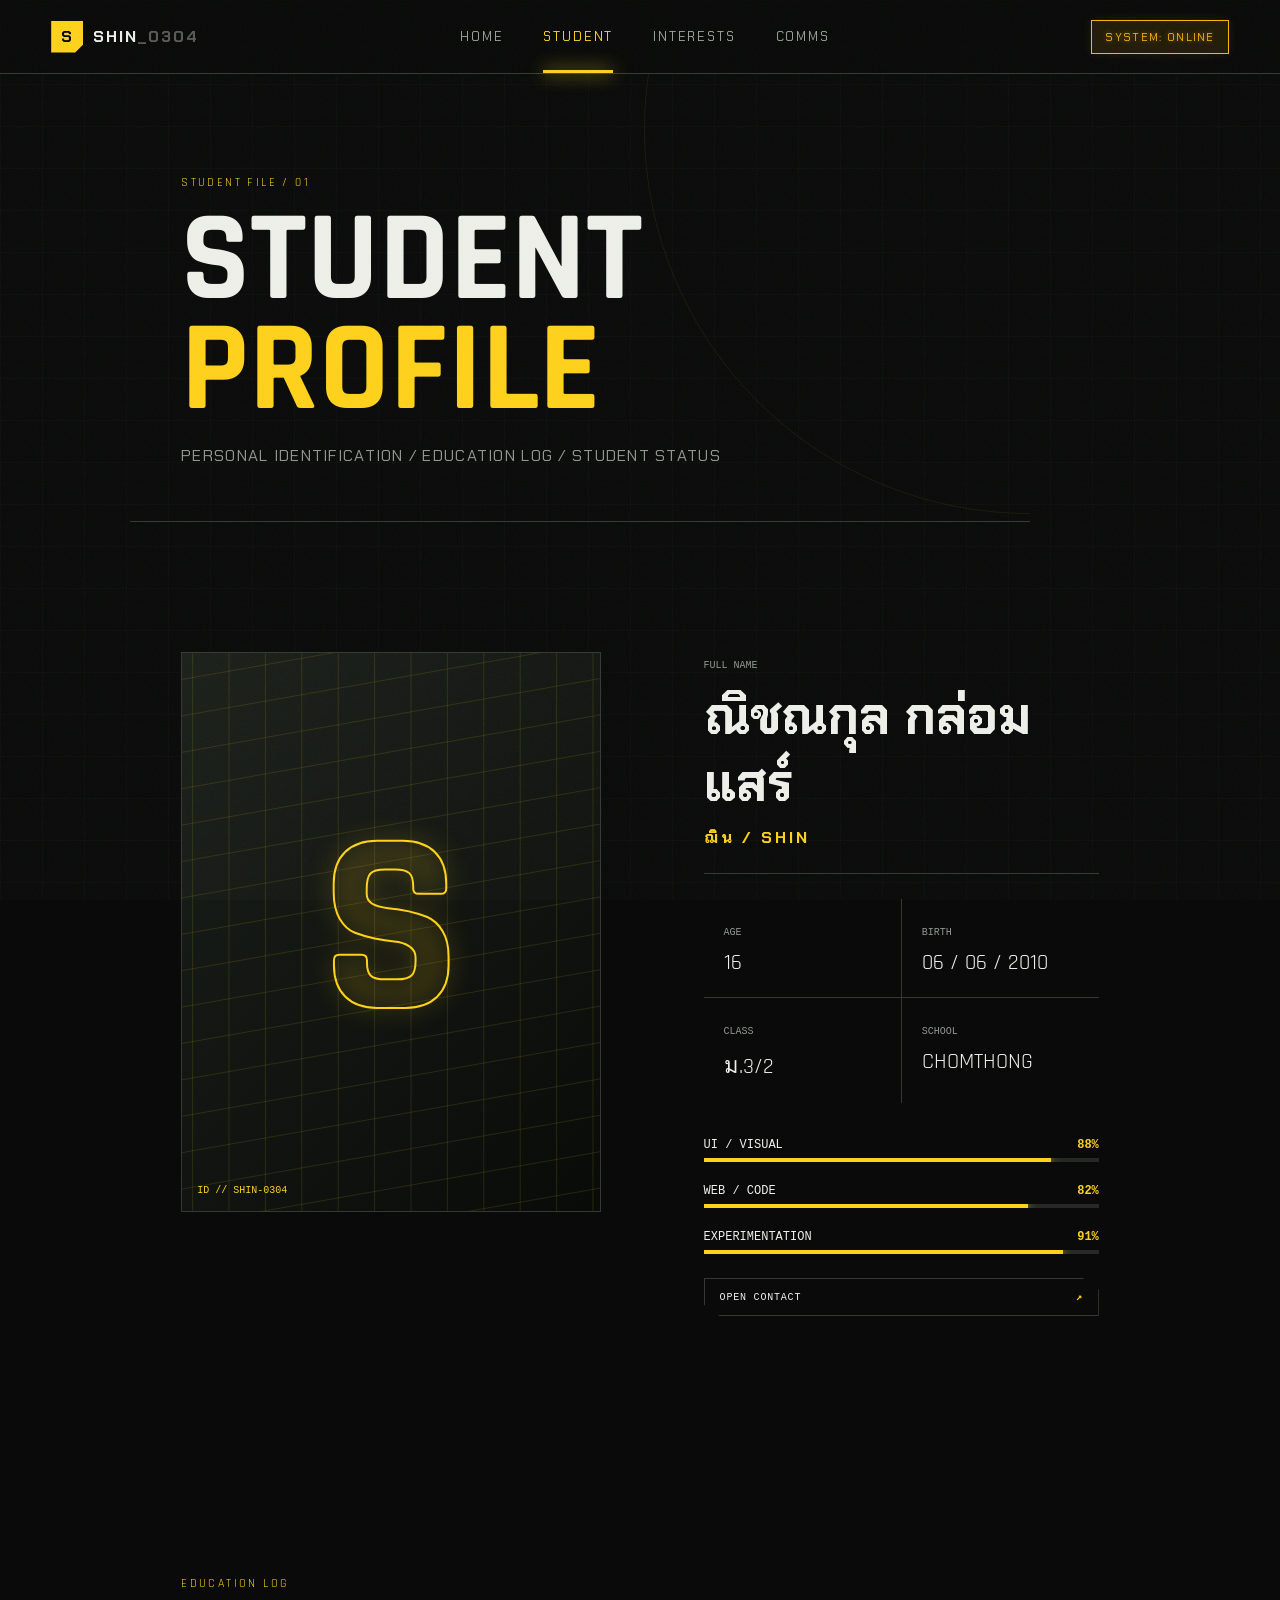
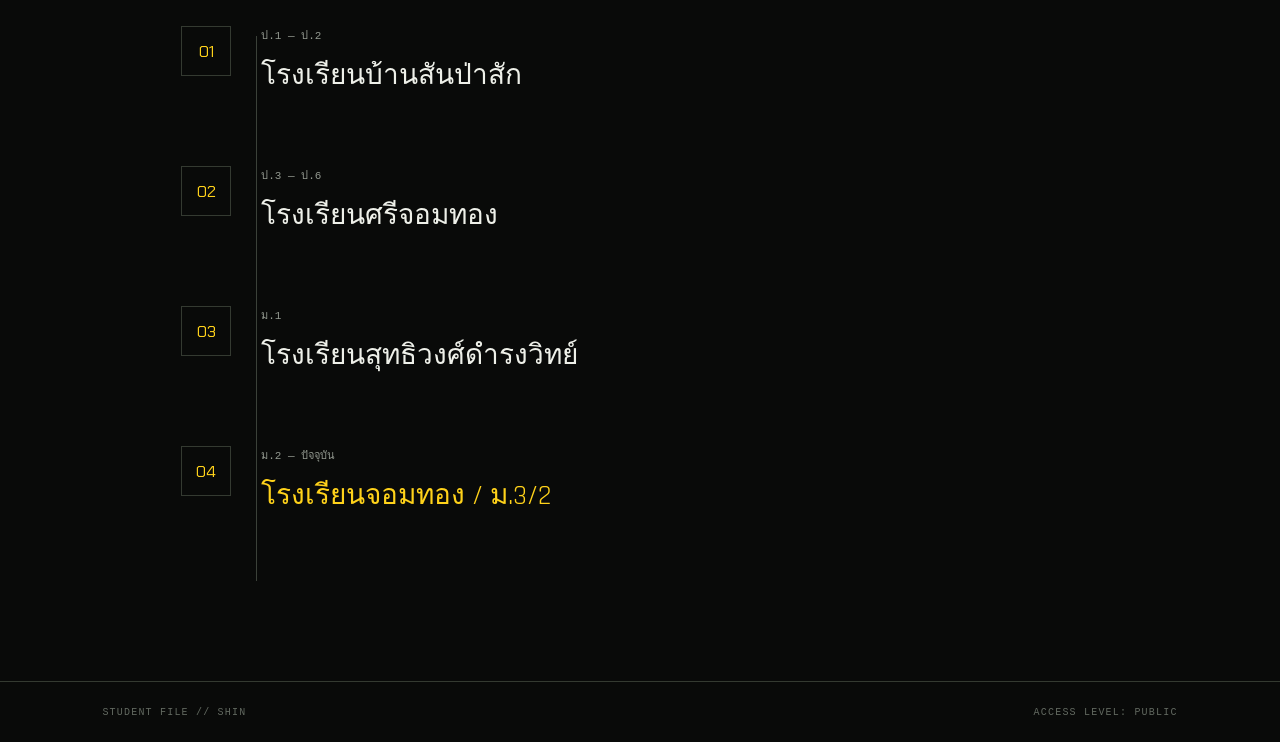
<file: about.html>
<!doctype html>
<html lang="th">
<head>
<meta charset="utf-8"><meta name="viewport" content="width=device-width,initial-scale=1">
<title>SHIN // STUDENT</title>
<link rel="stylesheet" href="assets/style.css">
</head>
<body data-page="about">
<div class="noise"></div>
<header class="nav-shell"><a class="brand" href="index.html"><span class="brand-mark">S</span><span>SHIN<span class="dim">_0304</span></span></a><nav><a class="nav-link" href="index.html">HOME</a><a class="nav-link active" href="about.html">STUDENT</a><a class="nav-link" href="interests.html">INTERESTS</a><a class="nav-link" href="contact.html">COMMS</a></nav><button class="system-btn" id="modeBtn">SYSTEM: ONLINE</button></header>

<main>
  <!-- เพิ่มกล่อง container เพื่อควบคุมแนวระยะเยื้องให้ตรงกัน -->
  <div class="container">
    
    <section class="page-hero">
      <div class="section-label">STUDENT FILE / 01</div>
      <h1 class="decrypt">STUDENT<br><span>PROFILE</span></h1>
      <p>PERSONAL IDENTIFICATION / EDUCATION LOG / STUDENT STATUS</p>
    </section>
    
    <section class="section profile-layout">
      <div class="portrait reveal"><div class="portrait-grid"></div><div class="portrait-initial">S</div><div class="portrait-tag">ID // SHIN-0304</div></div>
      <div class="profile-info reveal">
        <div class="nameplate"><small>FULL NAME</small><h2>ณิชณกุล กล่อมแสร์</h2><strong>ฌิน / SHIN</strong></div>
        <div class="stat-grid">
          <div><small>AGE</small><b>16</b></div><div><small>BIRTH</small><b>06 / 06 / 2010</b></div><div><small>CLASS</small><b>ม.3/2</b></div><div><small>SCHOOL</small><b>CHOMTHONG</b></div>
        </div>
        <div class="skill-list">
          <div class="skill"><span>UI / VISUAL</span><b>88%</b><i style="--v:88%"></i></div>
          <div class="skill"><span>WEB / CODE</span><b>82%</b><i style="--v:82%"></i></div>
          <div class="skill"><span>EXPERIMENTATION</span><b>91%</b><i style="--v:91%"></i></div>
        </div>
        <a class="profile-command" href="contact.html"><span>OPEN CONTACT</span><b>↗</b></a>
      </div>
    </section>
    
    <section class="section timeline">
      <div class="section-label">EDUCATION LOG</div>
      <div class="timeline-line"></div>
      <div class="edu reveal"><span>01</span><div><b>ป.1 — ป.2</b><strong>โรงเรียนบ้านสันป่าสัก</strong></div></div>
      <div class="edu reveal"><span>02</span><div><b>ป.3 — ป.6</b><strong>โรงเรียนศรีจอมทอง</strong></div></div>
      <div class="edu reveal"><span>03</span><div><b>ม.1</b><strong>โรงเรียนสุทธิวงศ์ดำรงวิทย์</strong></div></div>
      <div class="edu active reveal"><span>04</span><div><b>ม.2 — ปัจจุบัน</b><strong>โรงเรียนจอมทอง / ม.3/2</strong></div></div>
    </section>

  </div> <!-- ปิดกล่อง container -->
</main>

<footer><span>STUDENT FILE // SHIN</span><span>ACCESS LEVEL: PUBLIC</span></footer>
<script src="assets/app.js"></script>
</body>
</html>
</file>
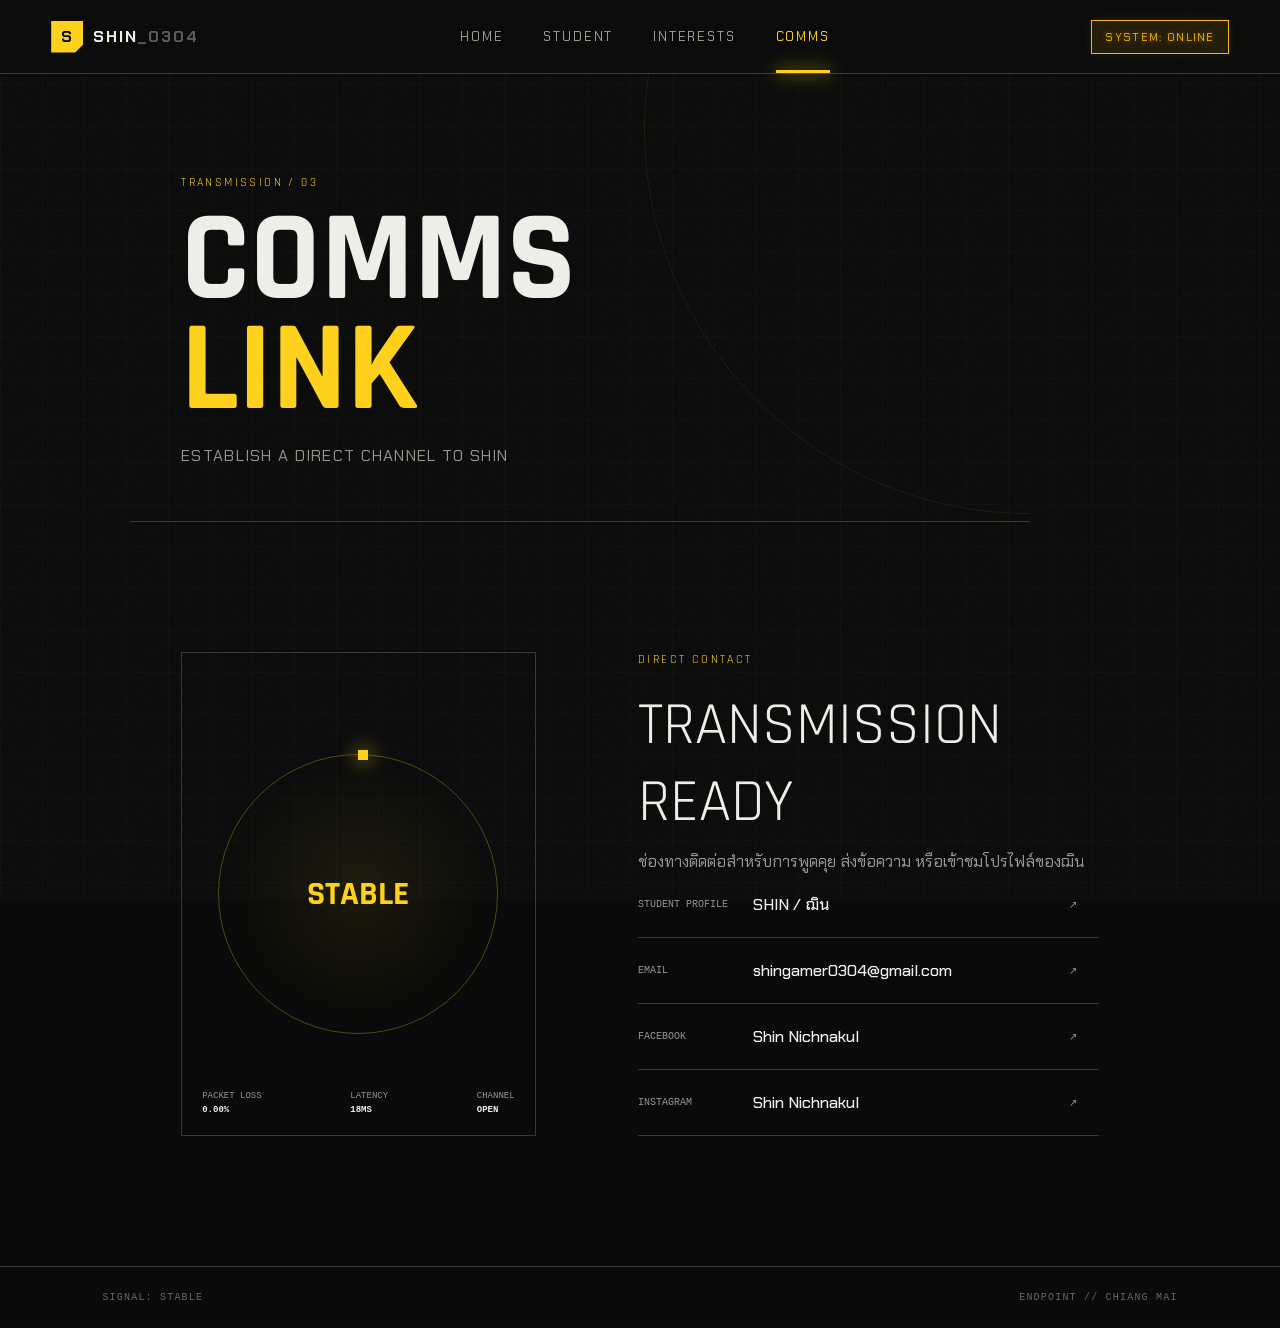
<file: contact.html>
<!doctype html>
<html lang="th">
<head>
<meta charset="utf-8"><meta name="viewport" content="width=device-width,initial-scale=1">
<title>SHIN // COMMS</title>
<link rel="stylesheet" href="assets/style.css">
</head>
<body data-page="contact">
<div class="noise"></div>
<header class="nav-shell"><a class="brand" href="index.html"><span class="brand-mark">S</span><span>SHIN<span class="dim">_0304</span></span></a><nav><a class="nav-link" href="index.html">HOME</a><a class="nav-link" href="about.html">STUDENT</a><a class="nav-link" href="interests.html">INTERESTS</a><a class="nav-link active" href="contact.html">COMMS</a></nav><button class="system-btn" id="modeBtn">SYSTEM: ONLINE</button></header>

<main>
  <!-- เพิ่มกล่อง container เพื่อควบคุมแนวระยะเยื้องให้ตรงกัน -->
  <div class="container">
    
    <section class="page-hero">
      <div class="section-label">TRANSMISSION / 03</div>
      <h1 class="decrypt">COMMS<br><span>LINK</span></h1>
      <p>ESTABLISH A DIRECT CHANNEL TO SHIN</p>
    </section>
    
    <section class="section comms">
      <div class="signal-panel reveal"><div class="signal-orbit"></div><div class="signal-core">STABLE</div><div class="signal-readouts"><span>PACKET LOSS <b>0.00%</b></span><span>LATENCY <b>18MS</b></span><span>CHANNEL <b>OPEN</b></span></div></div>
      <div class="contact-panel reveal">
        <div class="section-label">DIRECT CONTACT</div>
        <h2>TRANSMISSION READY</h2>
        <p>ช่องทางติดต่อสำหรับการพูดคุย ส่งข้อความ หรือเข้าชมโปรไฟล์ของฌิน</p>
        <a class="contact-row" href="about.html"><span>STUDENT PROFILE</span><b>SHIN / ฌิน</b><i>↗</i></a>
        <a class="contact-row" href="mailto:shingamer0304@gmail.com"><span>EMAIL</span><b>shingamer0304@gmail.com</b><i>↗</i></a>
        <a class="contact-row" href="https://www.facebook.com/Wuwa.shin" target="_blank" rel="noopener noreferrer"><span>FACEBOOK</span><b>Shin Nichnakul</b><i>↗</i></a>
        <a class="contact-row" href="https://www.instagram.com/nichnakul/" target="_blank" rel="noopener noreferrer"><span>INSTAGRAM</span><b>Shin Nichnakul</b><i>↗</i></a>
      </div>
    </section>
    
  </div> <!-- ปิดกล่อง container -->
</main>

<footer><span>SIGNAL: STABLE</span><span>ENDPOINT // CHIANG MAI</span></footer>
<script src="assets/app.js"></script>
</body>
</html>
</file>
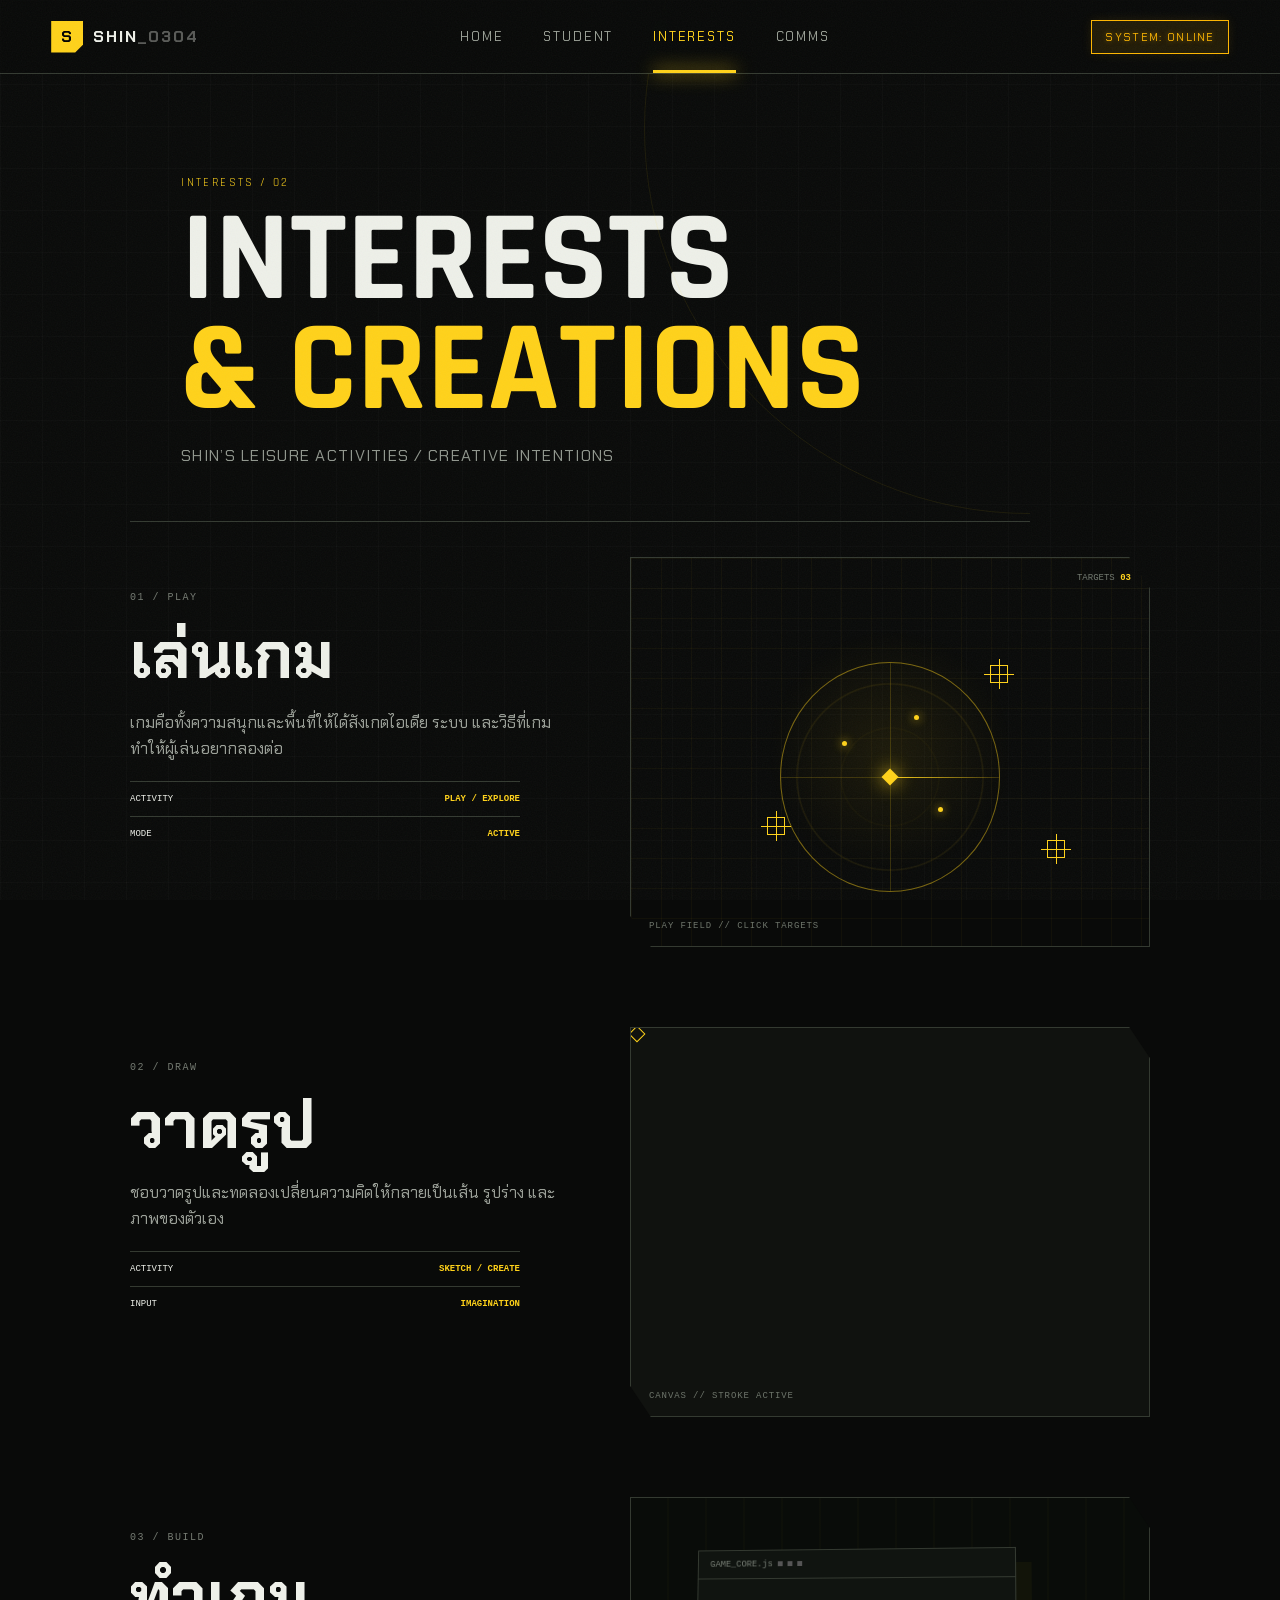
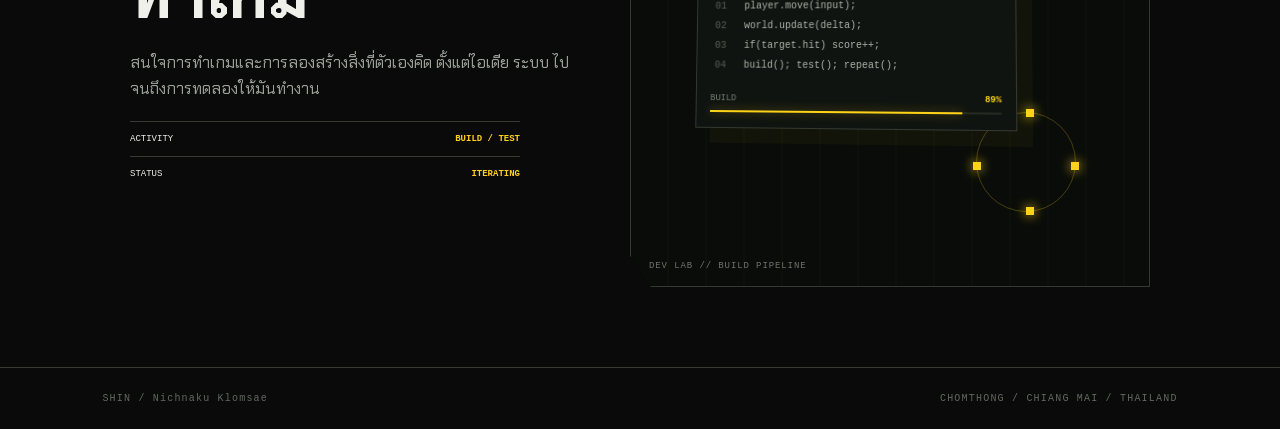
<file: interests.html>
<!doctype html>
<html lang="th">
<head>
<meta charset="utf-8"><meta name="viewport" content="width=device-width,initial-scale=1">
<title>SHIN // INTERESTS</title>
<link rel="stylesheet" href="assets/style.css">
</head>
<body data-page="interests">
<div class="noise"></div>
<header class="nav-shell"><a class="brand" href="index.html"><span class="brand-mark">S</span><span>SHIN<span class="dim">_0304</span></span></a><nav><a class="nav-link" href="index.html">HOME</a><a class="nav-link" href="about.html">STUDENT</a><a class="nav-link active" href="interests.html">INTERESTS</a><a class="nav-link" href="contact.html">COMMS</a></nav><button class="system-btn" id="modeBtn">SYSTEM: ONLINE</button></header>

<main>
  <!-- เพิ่มกล่อง container ตรงนี้เพื่อบีบแนวเนื้อหาทั้งหมดให้ตรงกัน -->
  <div class="container">
    
    <section class="page-hero">
      <div class="section-label">INTERESTS / 02</div>
      <h1 class="decrypt">INTERESTS <br><span>& CREATIONS</span></h1>
      <p>SHIN’S LEISURE ACTIVITIES / CREATIVE INTENTIONS</p>
    </section>

    <section class="interest-module game-module reveal">
      <div class="module-copy">
        <div class="module-index">01 / PLAY</div>
        <h2>เล่นเกม</h2>
        <p>เกมคือทั้งความสนุกและพื้นที่ให้ได้สังเกตไอเดีย ระบบ และวิธีที่เกมทำให้ผู้เล่นอยากลองต่อ</p>
        <div class="data-line"><span>ACTIVITY</span><b>PLAY / EXPLORE</b></div>
        <div class="data-line"><span>MODE</span><b>ACTIVE</b></div>
      </div>
      <div class="module-visual game-visual" data-module="game">
        <div class="radar"><span class="radar-sweep"></span><i class="radar-dot d1"></i><i class="radar-dot d2"></i><i class="radar-dot d3"></i><div class="radar-core"></div></div>
        <div class="game-hud">TARGETS <b id="gameTargets">03</b></div>
        <button class="game-target-dot" style="--x:71%;--y:30%" aria-label="target 1"></button>
        <button class="game-target-dot" style="--x:28%;--y:69%" aria-label="target 2"></button>
        <button class="game-target-dot" style="--x:82%;--y:75%" aria-label="target 3"></button>
        <div class="module-label">PLAY FIELD // CLICK TARGETS</div>
      </div>
    </section>

    <section class="interest-module draw-module reveal">
      <div class="module-copy">
        <div class="module-index">02 / DRAW</div>
        <h2>วาดรูป</h2>
        <p>ชอบวาดรูปและทดลองเปลี่ยนความคิดให้กลายเป็นเส้น รูปร่าง และภาพของตัวเอง</p>
        <div class="data-line"><span>ACTIVITY</span><b>SKETCH / CREATE</b></div>
        <div class="data-line"><span>INPUT</span><b>IMAGINATION</b></div>
      </div>
      <div class="module-visual draw-visual" data-module="draw">
        <svg viewBox="0 0 520 320" role="img" aria-label="animated sketch">
          <path class="sketch-path p1" d="M40 250 C80 80,170 80,220 230 S350 270,470 70"/>
          <path class="sketch-path p2" d="M90 230 L150 110 L210 230 M120 190 L185 190"/>
          <path class="sketch-path p3" d="M300 230 C300 160 390 140 420 200 C450 260 350 280 330 215"/>
        </svg>
        <div class="pencil-cursor"></div><div class="draw-grid"></div>
        <div class="module-label">CANVAS // STROKE ACTIVE</div>
      </div>
    </section>

    <section class="interest-module dev-module reveal">
      <div class="module-copy">
        <div class="module-index">03 / BUILD</div>
        <h2>ทำเกม</h2>
        <p>สนใจการทำเกมและการลองสร้างสิ่งที่ตัวเองคิด ตั้งแต่ไอเดีย ระบบ ไปจนถึงการทดลองให้มันทำงาน</p>
        <div class="data-line"><span>ACTIVITY</span><b>BUILD / TEST</b></div>
        <div class="data-line"><span>STATUS</span><b>ITERATING</b></div>
      </div>
      <div class="module-visual dev-visual" data-module="dev">
        <div class="code-rain" aria-hidden="true"></div>
        <div class="dev-window">
          <div class="dev-head"><span>GAME_CORE.js</span><i></i><i></i><i></i></div>
          <pre><span>01</span> player.move(input);<br><span>02</span> world.update(delta);<br><span>03</span> if(target.hit) score++;<br><span>04</span> build(); test(); repeat();</pre>
          <div class="compile">BUILD <b id="buildPct">87%</b><i><em></em></i></div>
        </div>
        <div class="pixel-orbit"><i></i><i></i><i></i><i></i></div>
        <div class="module-label">DEV LAB // BUILD PIPELINE</div>
      </div>
    </section>
    
  </div> <!-- ปิดกล่อง container ตรงนี้ -->
</main>

<footer class="site-footer"><span>SHIN / Nichnaku Klomsae</span><span>CHOMTHONG / CHIANG MAI / THAILAND</span></footer>
<script src="assets/app.js"></script>
<script>
(function(){
 const targets=[...document.querySelectorAll('.game-target-dot')], out=document.getElementById('gameTargets');
 targets.forEach(t=>t.addEventListener('click',()=>{t.classList.add('hit');let n=document.querySelectorAll('.game-target-dot:not(.hit)').length;out.textContent=String(n).padStart(2,'0');}));
 const build=document.getElementById('buildPct'); if(build){let n=87;setInterval(()=>{n=n>=99?76:n+1;build.textContent=n+'%'},700)}
})();
</script>
</body></html>
</file>
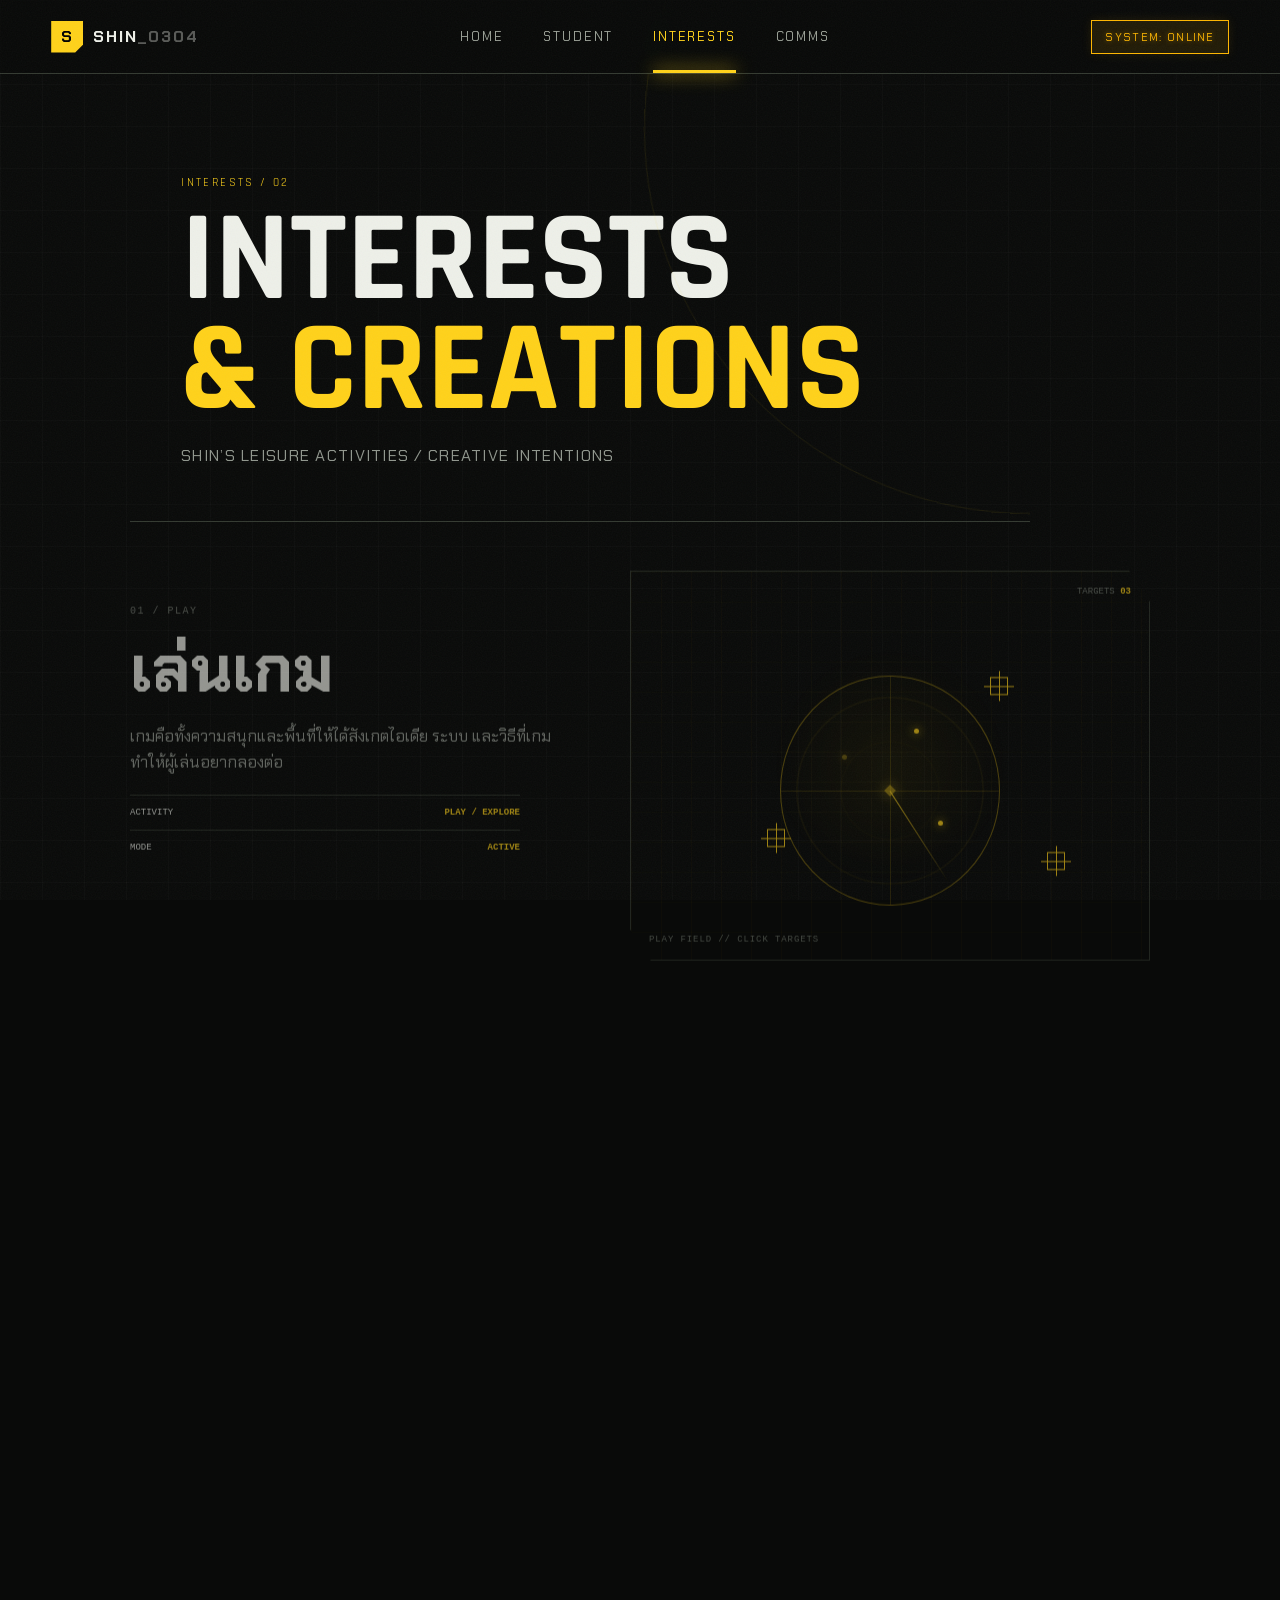
<file: projects.html>
<!doctype html><html lang="th"><head><meta charset="utf-8"><meta http-equiv="refresh" content="0; url=interests.html"><title>SHIN / Interests</title></head><body style="background:#090b09;color:#ffd21a;font-family:monospace;padding:40px">REDIRECTING TO INTERESTS...</body></html>
</file>
<file: assets/style.css>
@import url('https://fonts.googleapis.com/css2?family=Chakra+Petch:wght@400;500;600;700&family=Rajdhani:wght@400;500;600;700&display=swap');
:root{--yellow:#ffd21a;--black:#090a09;--dark:#111411;--panel:#151915;--line:#343a31;--white:#eef0e9;--muted:#92988f;--red:#ff3d32;--cyan:#79e5df}
*{box-sizing:border-box}html{scroll-behavior:smooth}body{margin:0;background:var(--black);color:var(--white);font-family:'Chakra Petch',sans-serif;overflow-x:hidden;cursor:crosshair}body:before{content:"";position:fixed;inset:0;background:linear-gradient(rgba(255,255,255,.018) 1px,transparent 1px),linear-gradient(90deg,rgba(255,255,255,.018) 1px,transparent 1px);background-size:42px 42px;pointer-events:none;z-index:-3}.noise{position:fixed;inset:0;pointer-events:none;z-index:30;opacity:.06;background-image:url("data:image/svg+xml,%3Csvg xmlns='http://www.w3.org/2000/svg' width='120' height='120'%3E%3Cfilter id='n'%3E%3CfeTurbulence type='fractalNoise' baseFrequency='.8' numOctaves='4' stitchTiles='stitch'/%3E%3C/filter%3E%3Crect width='100%25' height='100%25' filter='url(%23n)' opacity='.7'/%3E%3C/svg%3E")}.nav-shell{position:fixed;top:0;left:0;right:0;height:74px;z-index:20;display:flex;align-items:center;justify-content:space-between;padding:0 4vw;background:rgba(9,10,9,.82);backdrop-filter:blur(12px);border-bottom:1px solid var(--line)}.brand{color:var(--white);text-decoration:none;display:flex;align-items:center;gap:10px;font-weight:700;letter-spacing:.12em}.brand-mark{display:grid;place-items:center;width:32px;height:32px;background:var(--yellow);color:#000;clip-path:polygon(0 0,100% 0,100% 75%,75% 100%,0 100%)}.dim{opacity:.35}nav{display:flex;gap:4px}.nav-link{color:#9ca298;text-decoration:none;font-size:13px;letter-spacing:.14em;padding:28px 18px;position:relative;transition:.25s}.nav-link:hover,.nav-link.active{color:var(--yellow)}.nav-link.active:after{content:"";position:absolute;left:18px;right:18px;bottom:0;height:3px;background:var(--yellow);box-shadow:0 0 18px var(--yellow)}button{font:inherit}.system-btn{border:1px solid var(--line);background:transparent;color:var(--yellow);padding:9px 13px;font-size:11px;letter-spacing:.12em;cursor:pointer}.system-btn:hover{background:var(--yellow);color:#000}.section{padding:130px 8vw;position:relative}.hero{min-height:100vh;padding-top:150px;display:flex;align-items:center;justify-content:space-between;gap:6vw;overflow:hidden}.hero-bg{position:absolute;inset:0;z-index:-1;overflow:hidden}.grid-floor{position:absolute;left:-20%;right:-20%;bottom:-18%;height:58%;background:linear-gradient(rgba(255,210,26,.16) 1px,transparent 1px),linear-gradient(90deg,rgba(255,210,26,.16) 1px,transparent 1px);background-size:55px 55px;transform:perspective(450px) rotateX(62deg);animation:gridMove 8s linear infinite}.scan-beam{position:absolute;top:0;bottom:0;width:2px;background:var(--yellow);box-shadow:0 0 35px var(--yellow);opacity:.35;animation:scan 7s linear infinite}.orbit{position:absolute;border:1px solid rgba(255,210,26,.16);border-radius:50%;width:55vw;height:55vw;right:-20vw;top:5vh;animation:spin 28s linear infinite}.o2{width:32vw;height:32vw;right:-5vw;top:22vh;border-color:rgba(121,229,223,.12);animation-direction:reverse;animation-duration:19s}.hero-copy{max-width:780px}.eyebrow,.section-label{font-family:'Rajdhani',sans-serif;letter-spacing:.2em;color:var(--yellow);font-size:12px}.hero h1{font-family:'Rajdhani',sans-serif;font-size:clamp(70px,11vw,170px);line-height:.78;margin:24px 0;font-weight:700;letter-spacing:-.04em}.hero h1 em{font-style:normal;color:var(--yellow);text-shadow:0 0 35px rgba(255,210,26,.2)}.lead{font-size:17px;letter-spacing:.12em}.terminal-line{font:13px monospace;color:#9da69b;border-left:2px solid var(--yellow);padding:10px 14px;margin:30px 0}.terminal-line span{color:var(--yellow)}.cta-row{display:flex;gap:12px}.target-btn,.ghost-btn{display:inline-flex;text-decoration:none;align-items:center;gap:15px;padding:14px 22px;font-weight:700;letter-spacing:.1em;font-size:13px;transition:.25s;clip-path:polygon(0 0,92% 0,100% 28%,100% 100%,8% 100%,0 72%)}.target-btn{background:var(--yellow);color:#000}.target-btn:hover{transform:translateY(-4px);box-shadow:0 12px 30px rgba(255,210,26,.2)}.ghost-btn{border:1px solid var(--line);color:var(--white);background:rgba(255,255,255,.02)}.ghost-btn:hover{border-color:var(--yellow);color:var(--yellow)}.hero-panel{width:300px;border:1px solid var(--line);padding:20px;background:rgba(15,18,15,.76);transform:skewY(-2deg);position:relative}.panel-top{display:flex;justify-content:space-between;font:11px monospace}.panel-top b{color:var(--yellow)}.radar{height:220px;margin:25px auto;max-width:220px;border:1px solid #384036;border-radius:50%;position:relative;background:radial-gradient(circle,transparent 0 18%,rgba(255,210,26,.05) 19% 20%,transparent 21% 38%,rgba(255,210,26,.05) 39% 40%,transparent 41%),linear-gradient(0deg,transparent 49.5%,#384036 50%,transparent 50.5%),linear-gradient(90deg,transparent 49.5%,#384036 50%,transparent 50.5%);overflow:hidden}.radar-sweep{position:absolute;inset:0;background:conic-gradient(from 0deg,transparent 0 80%,rgba(255,210,26,.5) 100%);animation:spin 2.6s linear infinite}.radar-dot{position:absolute;width:5px;height:5px;background:var(--yellow);box-shadow:0 0 12px var(--yellow)}.d1{left:31%;top:35%}.d2{right:25%;bottom:28%}.readout{display:grid;grid-template-columns:1fr 1fr;gap:7px;font:10px monospace;color:var(--muted)}.readout strong{color:var(--white)}.meter{margin-top:16px;font-size:10px}.meter span,.skill i{display:block;height:4px;background:#252b24;margin-top:6px;position:relative;overflow:hidden}.meter span:after,.skill i:after{content:"";position:absolute;inset:0;width:var(--v);background:var(--yellow);box-shadow:0 0 10px var(--yellow)}.ticker{overflow:hidden;border-block:1px solid var(--line);white-space:nowrap;padding:12px 0;color:#70776e;font:11px monospace}.ticker div{display:inline-block;animation:ticker 25s linear infinite}.intro h2{font-family:Rajdhani;font-size:clamp(48px,7vw,90px);line-height:.85;margin:20px 0}.intro h2 span{color:var(--yellow)}.intro p{max-width:620px;color:#a7ada4;line-height:1.8}.split{display:grid;grid-template-columns:1.5fr 1fr;gap:10vw}.text-link{color:var(--yellow);text-decoration:none;display:inline-block;margin-top:25px;font-size:12px;letter-spacing:.14em}.data-stack{display:grid;gap:10px}.data-chip{padding:20px;border-left:3px solid var(--yellow);background:linear-gradient(90deg,#151915,transparent);display:grid;grid-template-columns:1fr auto;gap:5px;transform:skewX(-8deg);transition:.3s}.data-chip:hover{transform:skewX(-8deg) translateX(10px);background:#1c211c}.data-chip small{color:var(--muted)}.data-chip strong{color:var(--yellow);font-family:Rajdhani;font-size:26px}.data-chip span{grid-column:1/-1;font:10px monospace;color:#697066}.feature-card{min-height:350px;border:1px solid var(--line);background:linear-gradient(120deg,#171b16,rgba(10,12,10,.4));display:grid;grid-template-columns:120px 1fr 280px;gap:30px;padding:35px;position:relative;overflow:hidden}.feature-card:before{content:"";position:absolute;inset:0;background:linear-gradient(110deg,transparent 35%,rgba(255,210,26,.05),transparent 65%);animation:sweep 5s linear infinite}.feature-index{font:11px monospace;color:var(--yellow)}.status{font:10px monospace;color:var(--yellow);border:1px solid #665b16;padding:5px 8px;display:inline-block}.feature-card h3{font:clamp(35px,5vw,68px);font-family:Rajdhani;line-height:.9;margin:25px 0}.feature-card p{color:var(--muted);max-width:500px}.feature-graphic{display:grid;place-items:center}.cube{width:130px;height:130px;position:relative;transform-style:preserve-3d;animation:cube 9s linear infinite}.cube i{position:absolute;inset:0;border:2px solid var(--yellow);background:rgba(255,210,26,.025)}.cube i:nth-child(1){transform:translateZ(65px)}.cube i:nth-child(2){transform:rotateY(90deg) translateZ(65px)}.cube i:nth-child(3){transform:rotateY(180deg) translateZ(65px)}.cube i:nth-child(4){transform:rotateY(-90deg) translateZ(65px)}footer{padding:25px 8vw;border-top:1px solid var(--line);display:flex;justify-content:space-between;color:#626960;font:10px monospace;letter-spacing:.12em}.page-hero{min-height:58vh;padding:180px 8vw 90px;display:flex;flex-direction:column;justify-content:end;border-bottom:1px solid var(--line);position:relative;overflow:hidden}.page-hero:after{content:"";position:absolute;width:60vw;height:60vw;border:1px solid rgba(255,210,26,.08);border-radius:50%;right:-30vw;top:-20vw;animation:spin 40s linear infinite}.page-hero h1{font:700 clamp(65px,11vw,150px)/.78 Rajdhani;margin:25px 0}.page-hero h1 span{color:var(--yellow)}.page-hero p{color:var(--muted);letter-spacing:.08em}.profile-layout{display:grid;grid-template-columns:420px 1fr;gap:8vw;align-items:start}.portrait{height:560px;background:linear-gradient(135deg,#1b201a,#090b09);border:1px solid var(--line);position:relative;overflow:hidden;display:grid;place-items:center}.portrait-grid{position:absolute;inset:0;background:linear-gradient(rgba(255,210,26,.12) 1px,transparent 1px),linear-gradient(90deg,rgba(255,210,26,.12) 1px,transparent 1px);background-size:28px 28px;transform:skewY(-10deg) scale(1.3);animation:gridMove 10s linear infinite}.portrait-initial{font:700 260px Rajdhani;color:transparent;-webkit-text-stroke:2px var(--yellow);text-shadow:0 0 30px rgba(255,210,26,.18);z-index:1}.portrait-tag{position:absolute;bottom:15px;left:15px;font:10px monospace;color:var(--yellow)}.nameplate{border-bottom:1px solid var(--line);padding-bottom:25px}.nameplate small,.stat-grid small{color:var(--muted);font:10px monospace}.nameplate h2{font-size:clamp(30px,4vw,54px);margin:10px 0}.nameplate strong{color:var(--yellow);letter-spacing:.2em}.stat-grid{display:grid;grid-template-columns:1fr 1fr;gap:1px;background:var(--line);margin:25px 0}.stat-grid div{background:var(--black);padding:20px}.stat-grid b{display:block;margin-top:9px;font:22px Rajdhani}.skill-list{display:grid;gap:22px;margin-top:35px}.skill{font:12px monospace}.skill b{float:right;color:var(--yellow)}.timeline{position:relative}.timeline-line{position:absolute;left:calc(8vw + 24px);top:190px;bottom:100px;border-left:1px solid #3b4139}.edu{display:grid;grid-template-columns:50px 1fr;gap:30px;padding:35px 0 35px 0;margin-left:0;position:relative}.edu>span{width:50px;height:50px;border:1px solid var(--line);display:grid;place-items:center;color:var(--yellow);background:var(--black);z-index:1}.edu b{display:block;color:var(--muted);font:11px monospace;margin-bottom:8px}.edu strong{font:28px Rajdhani}.edu.active strong{color:var(--yellow)}.archive-head,.project{display:grid;grid-template-columns:90px 1fr 1fr 140px 30px;align-items:center;gap:20px}.archive-head{padding:15px 20px;color:#666d63;font:10px monospace}.project{padding:30px 20px;border-block:1px solid var(--line);position:relative;transition:.3s;cursor:pointer;overflow:hidden}.project:before{content:"";position:absolute;left:-100%;top:0;width:60%;height:100%;background:linear-gradient(90deg,transparent,rgba(255,210,26,.1),transparent);transition:.5s}.project:hover{background:#151915;transform:translateX(12px)}.project:hover:before{left:120%}.project>span,.project p{font:10px monospace;color:var(--muted)}.project h2{font:32px Rajdhani;margin:0}.project b{font:10px monospace;color:var(--yellow)}.project i{color:var(--yellow);font-style:normal}.tech-tree{min-height:600px}.tree{height:360px;position:relative;margin:30px auto;max-width:800px}.node{position:absolute;width:100px;height:100px;border:1px solid var(--line);background:#111511;color:var(--muted);clip-path:polygon(0 12%,12% 0,88% 0,100% 12%,100% 88%,88% 100%,12% 100%,0 88%);cursor:pointer;transition:.3s;z-index:2}.node:hover,.node.active{border-color:var(--yellow);color:var(--yellow);box-shadow:0 0 35px rgba(255,210,26,.15);transform:scale(1.08)}.node:nth-child(1){left:10%;top:35%}.node:nth-child(2){left:37%;top:10%}.node:nth-child(3){left:65%;top:35%}.node:nth-child(4){left:37%;top:65%}.tree-lines{position:absolute;left:20%;right:20%;top:45%;height:2px;background:linear-gradient(90deg,transparent,var(--yellow),transparent);transform:rotate(0deg);opacity:.4}.node-info{text-align:center;border-top:1px solid var(--line);padding:20px;color:var(--yellow);font:12px monospace}.modal{position:fixed;inset:0;background:rgba(0,0,0,.78);backdrop-filter:blur(8px);z-index:50;display:none;place-items:center;padding:25px}.modal.open{display:grid}.modal-inner{max-width:700px;width:100%;padding:45px;background:#111511;border:1px solid var(--yellow);clip-path:polygon(0 0,96% 0,100% 8%,100% 100%,4% 100%,0 92%);position:relative;animation:modalIn .35s ease}.close{position:absolute;right:20px;top:15px;background:transparent;border:0;color:var(--yellow);font-size:30px;cursor:pointer}.modal h2{font:60px Rajdhani;margin:25px 0 10px}.modal p{color:#aab0a7;line-height:1.8}.modal-data{border-top:1px solid var(--line);padding-top:15px;color:#697067;font:10px monospace}.comms{display:grid;grid-template-columns:1fr 1.3fr;gap:8vw}.signal-panel{min-height:480px;border:1px solid var(--line);display:grid;place-items:center;position:relative;overflow:hidden;background:radial-gradient(circle,rgba(255,210,26,.08),transparent 45%)}.signal-orbit{position:absolute;width:280px;height:280px;border:1px solid rgba(255,210,26,.3);border-radius:50%;animation:spin 6s linear infinite}.signal-orbit:after{content:"";position:absolute;width:10px;height:10px;background:var(--yellow);left:50%;top:-5px;box-shadow:0 0 20px var(--yellow)}.signal-core{font:700 34px Rajdhani;color:var(--yellow);z-index:1}.signal-readouts{position:absolute;bottom:20px;left:20px;right:20px;display:flex;justify-content:space-between;font:9px monospace;color:var(--muted)}.signal-readouts b{display:block;color:var(--white);margin-top:4px}.contact-panel h2{font:60px Rajdhani;margin:20px 0 10px}.contact-panel p{color:var(--muted)}.contact-row{display:grid;grid-template-columns:100px 1fr 30px;align-items:center;gap:15px;text-decoration:none;color:var(--white);padding:22px 0;border-bottom:1px solid var(--line);transition:.25s}.contact-row:hover{padding-left:15px;color:var(--yellow)}.contact-row span,.contact-row i{font:10px monospace;color:var(--muted)}.contact-row b{font-weight:500}.boot{position:fixed;inset:0;background:#070807;z-index:100;display:grid;place-items:center;transition:opacity .8s,visibility .8s}.boot.done{opacity:0;visibility:hidden;pointer-events:none}.boot-grid{position:absolute;inset:0;background:linear-gradient(rgba(255,210,26,.08) 1px,transparent 1px),linear-gradient(90deg,rgba(255,210,26,.08) 1px,transparent 1px);background-size:35px 35px;animation:gridMove 4s linear infinite}.boot-core{width:220px;height:220px;position:relative}.boot-ring{position:absolute;inset:0;border:1px solid var(--yellow);border-radius:50%;animation:spin 2s linear infinite}.boot-ring.r2{inset:20px;animation-duration:1.5s;animation-direction:reverse;border-style:dashed}.boot-ring.r3{inset:50px;animation-duration:1s}.boot-log{position:absolute;left:5vw;bottom:8vh;font:11px monospace;line-height:1.7;color:#777f75}.boot-title{position:absolute;top:8vh;left:5vw;color:var(--yellow);font:700 28px Rajdhani;letter-spacing:.18em}
@keyframes gridMove{to{background-position:0 55px,55px 0}}@keyframes scan{from{left:-5%}to{left:105%}}@keyframes spin{to{transform:rotate(360deg)}}@keyframes ticker{to{transform:translateX(-50%)}}@keyframes sweep{to{transform:translateX(150%)}}@keyframes cube{to{transform:rotateX(360deg) rotateY(360deg)}}@keyframes modalIn{from{opacity:0;transform:translateY(20px) scale(.97)}to{opacity:1;transform:none}}.reveal{opacity:0;transform:translateY(35px);transition:opacity .8s,transform .8s}.reveal.show{opacity:1;transform:none}
@media(max-width:900px){.nav-shell{padding:0 18px}.nav-shell nav{gap:0}.nav-link{padding:28px 7px;font-size:10px}.system-btn{display:none}.hero{display:block}.hero-copy{padding-top:30px}.hero-panel{margin:70px auto 0}.split,.profile-layout,.comms{grid-template-columns:1fr}.portrait{height:430px}.feature-card{grid-template-columns:1fr}.feature-graphic{display:none}.archive-head{display:none}.project{grid-template-columns:55px 1fr 30px}.project p,.project b{display:none}.contact-panel h2{font-size:48px}.timeline-line{left:8vw}.page-hero{min-height:52vh;padding-left:7vw}.section{padding:100px 7vw}footer{padding:20px 7vw}.hero h1{font-size:18vw}}
@media(prefers-reduced-motion:reduce){*,*:before,*:after{animation-duration:.001ms!important;animation-iteration-count:1!important;scroll-behavior:auto!important;transition:none!important}}
body.emergency{--yellow:#ff4038;--cyan:#ff4038}
body.emergency .system-btn{color:#ff4038}
/* POLISH LAYER — additive only */
.signal-block{width:190px;height:150px;position:relative;display:grid;place-items:center;border:1px solid var(--line);clip-path:polygon(12% 0,100% 0,88% 100%,0 100%);background:linear-gradient(135deg,rgba(255,210,26,.08),transparent 55%)}
.signal-block:before{content:"";position:absolute;inset:14px;border:1px solid rgba(255,210,26,.35);clip-path:polygon(10% 0,100% 0,90% 100%,0 100%)}
.signal-block:after{content:"";position:absolute;left:22px;right:22px;top:50%;height:1px;background:var(--yellow);box-shadow:0 0 14px rgba(255,210,26,.8);animation:signalSweep 2.2s linear infinite}
.signal-block span{width:30px;height:30px;border:1px solid var(--yellow);transform:rotate(45deg);box-shadow:0 0 18px rgba(255,210,26,.3);animation:signalPulse 1.8s ease-in-out infinite}
.signal-block b{position:absolute;bottom:13px;left:17px;font:9px monospace;letter-spacing:.12em;color:#777e75}
@keyframes signalSweep{0%{transform:translateX(-45px);opacity:.15}50%{opacity:1}100%{transform:translateX(45px);opacity:.15}}
@keyframes signalPulse{50%{transform:rotate(45deg) scale(.75);opacity:.45}}
.profile-command,.archive-profile-link{display:flex;align-items:center;justify-content:space-between;gap:20px;margin-top:24px;padding:12px 15px;border:1px solid var(--line);color:var(--text);text-decoration:none;font:10px monospace;letter-spacing:.08em;clip-path:polygon(0 0,96% 0,100% 30%,100% 100%,4% 100%,0 70%);transition:.2s}
.profile-command:hover,.archive-profile-link:hover{border-color:var(--yellow);color:var(--yellow);transform:translateX(4px)}
.profile-command b,.archive-profile-link b{color:var(--yellow)}
.archive-profile-link{margin:0 0 16px;max-width:360px}
@media(max-width:700px){.signal-block{width:150px;height:125px}}

/* STUDENT INTERESTS */
.interest-grid{display:grid;grid-template-columns:repeat(3,1fr);gap:14px;margin-top:22px}
.interest-card{position:relative;min-height:250px;padding:22px;border:1px solid var(--line);background:linear-gradient(145deg,rgba(255,210,26,.045),rgba(255,255,255,.01));clip-path:polygon(0 0,96% 0,100% 8%,100% 100%,4% 100%,0 92%);overflow:hidden;transition:transform .25s,border-color .25s,background .25s}
.interest-card:before{content:"";position:absolute;top:0;left:-35%;width:25%;height:100%;background:linear-gradient(90deg,transparent,rgba(255,210,26,.14),transparent);transform:skewX(-18deg);transition:left .6s}
.interest-card:hover{transform:translateY(-6px);border-color:var(--yellow);background:linear-gradient(145deg,rgba(255,210,26,.08),rgba(255,255,255,.015))}
.interest-card:hover:before{left:120%}
.interest-index{position:absolute;right:16px;top:14px;font:10px monospace;color:#62685f}
.interest-icon{display:inline-block;padding:6px 9px;border:1px solid var(--yellow);color:var(--yellow);font:10px monospace;letter-spacing:.12em;margin-bottom:38px}
.interest-card h3{margin:0 0 9px;font-size:22px}
.interest-card p{margin:0;color:#9a9f96;line-height:1.8;font-size:13px}
.interest-tag{display:block;margin-top:22px;color:#666d64;font:9px monospace;letter-spacing:.12em}
@media(max-width:800px){.interest-grid{grid-template-columns:1fr}}

/* INTERESTS — three different motion systems */
.page-hero{padding:90px 0 50px;max-width:900px}.page-hero h1{font-size:clamp(58px,10vw,130px);line-height:.86;margin:16px 0}.page-hero p{color:#91978e;max-width:600px;line-height:1.8}
.interest-module{display:grid;grid-template-columns:.8fr 1.2fr;gap:35px;align-items:stretch;margin:35px 0 80px}.module-copy{padding:35px 0}.module-index{font:10px monospace;color:#747a71;letter-spacing:.15em}.module-copy h2{font-size:clamp(38px,5vw,68px);margin:12px 0}.module-copy p{color:#9ba098;line-height:1.9;max-width:450px}.data-line{display:flex;justify-content:space-between;max-width:390px;border-top:1px solid var(--line);padding:12px 0;font:9px monospace}.data-line b{color:var(--yellow)}
.module-visual{min-height:390px;position:relative;overflow:hidden;border:1px solid var(--line);background:#0b0e0b;clip-path:polygon(0 0,96% 0,100% 8%,100% 100%,4% 100%,0 92%)}
.module-label{position:absolute;left:18px;bottom:15px;font:9px monospace;color:#6e756b;letter-spacing:.1em}
.game-visual{background:radial-gradient(circle at 50% 50%,rgba(255,210,26,.08),transparent 38%),linear-gradient(rgba(255,210,26,.04) 1px,transparent 1px),linear-gradient(90deg,rgba(255,210,26,.04) 1px,transparent 1px);background-size:auto,30px 30px,30px 30px}
.radar{position:absolute;width:230px;height:230px;left:50%;top:50%;transform:translate(-50%,-50%);border:1px solid rgba(255,210,26,.45);border-radius:50%;background:radial-gradient(circle,transparent 30%,rgba(255,210,26,.03) 31%,transparent 32%),radial-gradient(circle,transparent 58%,rgba(255,210,26,.08) 59%,transparent 60%)}
.radar:before,.radar:after{content:"";position:absolute;background:rgba(255,210,26,.18)}.radar:before{left:50%;top:0;width:1px;height:100%}.radar:after{top:50%;left:0;width:100%;height:1px}
.radar-sweep{position:absolute;left:50%;top:50%;width:50%;height:1px;transform-origin:left center;background:linear-gradient(90deg,var(--yellow),transparent);animation:radarSpin 2.2s linear infinite}.radar-core{position:absolute;width:12px;height:12px;left:calc(50% - 6px);top:calc(50% - 6px);background:var(--yellow);box-shadow:0 0 18px var(--yellow);transform:rotate(45deg);animation:corePulse 1.2s infinite}
.radar-dot{position:absolute;width:5px;height:5px;border-radius:50%;background:var(--yellow);box-shadow:0 0 10px var(--yellow);animation:dotBlink 1.4s infinite}.d1{left:28%;top:34%}.d2{left:72%;top:63%;animation-delay:.4s}.d3{left:61%;top:23%;animation-delay:.8s}
.game-hud{position:absolute;right:18px;top:15px;font:9px monospace;color:#727970}.game-hud b{color:var(--yellow)}.game-target-dot{position:absolute;left:var(--x);top:var(--y);width:18px;height:18px;border:1px solid var(--yellow);background:transparent;transform:translate(-50%,-50%);cursor:pointer;animation:targetFloat 1.8s ease-in-out infinite}.game-target-dot:before,.game-target-dot:after{content:"";position:absolute;background:var(--yellow)}.game-target-dot:before{width:1px;height:30px;left:8px;top:-7px}.game-target-dot:after{height:1px;width:30px;left:-7px;top:8px}.game-target-dot.hit{opacity:.12;transform:translate(-50%,-50%) scale(1.8);pointer-events:none}
@keyframes radarSpin{to{transform:rotate(360deg)}}@keyframes corePulse{50%{transform:rotate(45deg) scale(.65);opacity:.5}}@keyframes dotBlink{50%{opacity:.25}}@keyframes targetFloat{50%{transform:translate(-50%,-50%) translateY(-5px)}}
.draw-visual{background:#10120f}.draw-grid{position:absolute;inset:0;background:linear-gradient(90deg,transparent 49.8%,rgba(255,210,26,.08) 50%,transparent 50.2%),linear-gradient(transparent 49.8%,rgba(255,210,26,.08) 50%,transparent 50.2%);background-size:40px 40px;animation:gridDrift 8s linear infinite}.draw-visual svg{position:absolute;inset:20px;width:calc(100% - 40px);height:calc(100% - 40px);z-index:2}.sketch-path{fill:none;stroke:var(--yellow);stroke-width:2;stroke-linecap:round;stroke-dasharray:900;stroke-dashoffset:900;animation:drawLine 4s ease-in-out infinite}.p2{animation-delay:.5s}.p3{animation-delay:1s}.pencil-cursor{position:absolute;width:12px;height:12px;border:1px solid var(--yellow);transform:rotate(45deg);z-index:3;animation:pencilMove 4s ease-in-out infinite}
@keyframes drawLine{0%,10%{stroke-dashoffset:900;opacity:.2}55%,80%{stroke-dashoffset:0;opacity:1}100%{stroke-dashoffset:-900;opacity:.15}}@keyframes pencilMove{0%{left:18%;top:76%}35%{left:42%;top:30%}65%{left:70%;top:67%}100%{left:88%;top:22%}}@keyframes gridDrift{to{background-position:40px 40px}}
.dev-visual{background:#090c09}.code-rain{position:absolute;inset:0;opacity:.18;background:repeating-linear-gradient(90deg,transparent 0 36px,rgba(255,210,26,.2) 37px,transparent 38px);animation:codeScroll 5s linear infinite}.dev-window{position:absolute;left:12%;top:13%;width:62%;background:#101410;border:1px solid var(--line);box-shadow:15px 15px 0 rgba(255,210,26,.04);z-index:2;transform:perspective(700px) rotateY(-5deg) rotateX(3deg);animation:windowFloat 3.5s ease-in-out infinite}.dev-head{padding:9px 12px;border-bottom:1px solid var(--line);font:9px monospace;color:#777e75}.dev-head i{display:inline-block;width:5px;height:5px;background:#555;margin-left:5px}.dev-window pre{padding:18px;margin:0;font:10px/2 monospace;color:#adb2aa}.dev-window pre span{color:#575d55;margin-right:12px}.compile{padding:0 14px 15px;font:9px monospace;color:#777e75}.compile b{color:var(--yellow);float:right}.compile i{display:block;height:2px;background:#252a24;margin-top:7px}.compile em{display:block;height:100%;width:87%;background:var(--yellow);box-shadow:0 0 10px rgba(255,210,26,.45);animation:compile 2s ease-in-out infinite alternate}
.pixel-orbit{position:absolute;right:14%;bottom:19%;width:100px;height:100px;border:1px solid rgba(255,210,26,.25);border-radius:50%;animation:orbitSpin 6s linear infinite}.pixel-orbit i{position:absolute;width:8px;height:8px;background:var(--yellow);box-shadow:0 0 12px var(--yellow)}.pixel-orbit i:nth-child(1){left:50%;top:-4px}.pixel-orbit i:nth-child(2){right:-4px;top:50%}.pixel-orbit i:nth-child(3){left:50%;bottom:-4px}.pixel-orbit i:nth-child(4){left:-4px;top:50%}
@keyframes codeScroll{to{background-position:0 60px}}@keyframes windowFloat{50%{transform:perspective(700px) rotateY(-2deg) rotateX(0) translateY(-7px)}}@keyframes compile{to{width:100%}}@keyframes orbitSpin{to{transform:rotate(360deg)}}
@media(max-width:800px){.interest-module{grid-template-columns:1fr;gap:10px}.module-copy{padding:20px 0}.module-visual{min-height:330px}}

/* FINAL POLISH: content safe-area + student photo slots */
.hero,.section,.page-hero,.about-hero,.main,.container{box-sizing:border-box}
@media(min-width:701px){
  .hero,.section,.page-hero,.about-hero{padding-left:max(28px,4vw);padding-right:max(28px,4vw)}
}
@media(max-width:700px){
  .hero,.section,.page-hero,.about-hero{padding-left:18px;padding-right:18px}
}
.home-photo-slot,.student-photo-section{position:relative}
.home-photo-slot{float:right;width:min(28vw,320px);aspect-ratio:4/5;margin:0 4vw 24px 40px;min-width:210px}
.student-photo-section{display:flex;align-items:center;gap:28px;margin:40px max(18px,4vw);padding:18px;border:1px solid var(--line);background:rgba(255,255,255,.015);clip-path:polygon(0 0,97% 0,100% 12%,100% 100%,3% 100%,0 86%)}
.student-photo-section .photo-slot{width:180px;aspect-ratio:4/5;flex:none}
.photo-slot,.home-photo-slot{overflow:hidden;border:1px solid var(--line);background:linear-gradient(135deg,rgba(255,210,26,.06),transparent);clip-path:polygon(7% 0,100% 0,93% 100%,0 100%,0 10%);box-shadow:inset 0 0 35px rgba(255,210,26,.04)}
.photo-slot img,.home-photo-slot img{width:100%;height:100%;display:block;object-fit:cover;filter:grayscale(.15) contrast(1.05)}
.photo-placeholder{position:absolute;inset:0;display:grid;place-content:center;text-align:center;gap:8px;font-family:monospace;color:var(--yellow);background:repeating-linear-gradient(0deg,transparent 0 7px,rgba(255,210,26,.025) 8px)}
.photo-placeholder span{font-size:12px;letter-spacing:.12em}.photo-placeholder small{font-size:8px;color:#70766d}
.photo-scan{position:absolute;left:0;right:0;top:-3px;height:2px;background:var(--yellow);box-shadow:0 0 12px var(--yellow);animation:photoScan 2.8s linear infinite}
@keyframes photoScan{0%{top:0;opacity:.1}12%{opacity:1}50%{top:100%;opacity:.55}100%{top:100%;opacity:0}}
.photo-meta{display:grid;gap:10px;font-family:monospace}.photo-meta span,.photo-meta em{font-size:9px;color:#70766d;letter-spacing:.1em}.photo-meta strong{font-size:25px;color:var(--yellow)}
@media(max-width:800px){
 .home-photo-slot{float:none;width:min(280px,70vw);margin:28px 0}
 .student-photo-section{flex-direction:column;align-items:flex-start}
}

/* INTERESTS CONSISTENCY PASS */
.interests-page .page-hero,
.interests-page .section{
  box-sizing:border-box;
  width:min(1180px,calc(100% - 48px));
  margin-left:auto;
  margin-right:auto;
}
.interests-page .page-hero{
  min-height:72vh;
  padding-top:110px;
  padding-bottom:70px;
}
.interests-page .section{
  padding-top:76px;
  padding-bottom:76px;
}
.interests-page .section-label{margin-bottom:22px}
.interests-page .interest-module{
  width:100%;
  box-sizing:border-box;
  margin:0 0 34px;
}
.interests-page .interest-module:last-child{margin-bottom:0}
.interests-page .module-meta{
  display:flex;
  justify-content:space-between;
  align-items:center;
  gap:18px;
  margin-bottom:18px;
  font:10px monospace;
  color:#737a71;
  letter-spacing:.1em;
}
.interests-page .module-meta strong{color:var(--yellow)}
@media(max-width:700px){
  .interests-page .page-hero,
  .interests-page .section{
    width:calc(100% - 36px);
  }
  .interests-page .page-hero{
    min-height:auto;
    padding-top:86px;
    padding-bottom:50px;
  }
  .interests-page .section{
    padding-top:52px;
    padding-bottom:52px;
  }
}

/* FINAL INTERESTS ALIGNMENT
   Match the HOME page's centered visual field instead of using a left-edge/full-bleed hero. */
body.interests-page .page-hero,
body.interests-page .hero,
body.interests-page main > section:first-of-type{
  width: min(1368px, calc(100% - 154px)) !important;
  margin-left: auto !important;
  margin-right: auto !important;
  padding-left: 0 !important;
  padding-right: 0 !important;
  box-sizing: border-box;
}

/* Keep the title in the same visual center zone as the reference HOME page. */
body.interests-page .page-hero > *,
body.interests-page .hero > *{
  max-width: 100%;
}

body.interests-page .page-hero{
  min-height: 72vh;
  display: flex;
  flex-direction: column;
  justify-content: flex-end;
  padding-bottom: 76px !important;
}

/* If the interests title is inside a custom content wrapper, center that wrapper. */
body.interests-page .page-hero .hero-content,
body.interests-page .page-hero .hero-inner,
body.interests-page .page-hero .container{
  width: 100%;
  margin-left: auto;
  margin-right: auto;
  box-sizing: border-box;
}

/* Same section rhythm as the rest of the site. */
body.interests-page .section{
  width: min(1368px, calc(100% - 154px)) !important;
  margin-left: auto !important;
  margin-right: auto !important;
  box-sizing: border-box;
}

@media (max-width: 900px){
  body.interests-page .page-hero,
  body.interests-page .section{
    width: calc(100% - 48px) !important;
  }
}
@media (max-width: 600px){
  body.interests-page .page-hero,
  body.interests-page .section{
    width: calc(100% - 32px) !important;
  }
  body.interests-page .page-hero{
    min-height: 68vh;
    padding-bottom: 48px !important;
  }
}

/* =========================================================
   PIXEL ALIGN — INTERESTS HERO
   Match the HOME hero content field at desktop/tablet/mobile.
   ========================================================= */

html, body { overflow-x: hidden; }

body.interests-page .page-hero,
body.interests-page .hero {
  width: min(1368px, calc(100vw - 154px)) !important;
  max-width: 1368px !important;
  margin: 0 auto !important;
  padding-left: 0 !important;
  padding-right: 0 !important;
  box-sizing: border-box !important;
  position: relative;
}

/* Keep the hero title block anchored to the same left edge as the HOME content. */
body.interests-page .page-hero .hero-content,
body.interests-page .page-hero .hero-inner,
body.interests-page .page-hero .container,
body.interests-page .hero .hero-content,
body.interests-page .hero .hero-inner,
body.interests-page .hero .container {
  width: 100% !important;
  max-width: none !important;
  margin: 0 !important;
  padding: 0 !important;
  box-sizing: border-box !important;
}

/* Remove accidental flex/transform positioning from the old INTERESTS layout. */
body.interests-page .page-hero h1,
body.interests-page .hero h1 {
  position: static !important;
  transform: none !important;
  margin-left: 0 !important;
  margin-right: 0 !important;
}

/* The visual baseline is aligned with HOME: title sits in the lower hero field. */
body.interests-page .page-hero,
body.interests-page .hero {
  min-height: 72vh !important;
  display: flex !important;
  flex-direction: column !important;
  justify-content: flex-end !important;
  align-items: stretch !important;
  padding-top: 110px !important;
  padding-bottom: 76px !important;
}

/* If the page uses a direct title wrapper, keep it at the exact content origin. */
body.interests-page .page-hero > *,
body.interests-page .hero > * {
  box-sizing: border-box;
}

/* Section below hero uses the same content rail. */
body.interests-page main > .section,
body.interests-page .section {
  width: min(1368px, calc(100vw - 154px)) !important;
  max-width: 1368px !important;
  margin-left: auto !important;
  margin-right: auto !important;
  box-sizing: border-box !important;
}

@media (max-width: 900px) {
  body.interests-page .page-hero,
  body.interests-page .hero,
  body.interests-page main > .section,
  body.interests-page .section {
    width: calc(100vw - 48px) !important;
  }
}

@media (max-width: 600px) {
  body.interests-page .page-hero,
  body.interests-page .hero,
  body.interests-page main > .section,
  body.interests-page .section {
    width: calc(100vw - 32px) !important;
  }

  body.interests-page .page-hero,
  body.interests-page .hero {
    min-height: 68vh !important;
    padding-top: 86px !important;
    padding-bottom: 48px !important;
  }
}

/* ==========================================================================
   CSS LAYOUT FIXES (จัดย่อหน้าให้ตรงและแก้ปัญหาข้อความติดขอบ)
   ========================================================================== */

/* ล้างค่าขอบเริ่มต้นของเบราว์เซอร์และเปิดใช้การนับขนาดแบบรวมขอบ */
* {
  margin: 0;
  padding: 0;
  box-sizing: border-box;
}

/* กล่องคุมเนื้อหาหลัก จัดให้อยู่กึ่งกลางหน้าจอและเว้นระยะห่างขอบจอเท่ากัน */
.container {
  max-width: 1100px; /* บีบกรอบความกว้างของเนื้อหาให้กระชับและสมดุล */
  margin: 0 auto;     /* จัดกึ่งกลางหน้าจอ */
  padding: 0 40px;    /* เว้นระยะห่างที่ปลอดภัยจากขอบซ้าย-ขวาบนจอคอมพิวเตอร์ */
}

/* จัดเลย์เอาต์ของโมดูลความสนใจแต่ละอันแยกเป็น 2 ฝั่ง (ซ้าย: ข้อความ, ขวา: กล่องโมดูล) */
.interest-module {
  display: flex;
  justify-content: space-between;
  align-items: flex-start;
  gap: 40px;          /* เว้นระยะระหว่างบล็อกข้อความกับพื้นที่เรดาร์/รูปวาด */
  margin-bottom: 80px;/* เว้นระยะห่างระหว่างแต่ละโมดูล */
}

/* จัดขนาดและแก้ปัญหาการหักคำของย่อหน้าฝั่งซ้าย */
.module-copy {
  flex: 1;
  max-width: 460px;   /* ขยายกรอบความกว้างเพื่อให้มีพื้นที่แสดงผลภาษาไทยยาวพอดี */
  min-width: 320px;
}

/* ควบคุมการตัดคำภาษาไทยไม่ให้ตัวอักษรแตกกระจายแบบสุ่มตรงขอบจอ */
.module-copy p {
  word-break: keep-all; /* เลือกตัดขึ้นบรรทัดใหม่เฉพาะจังหวะที่จบคำศัพท์ไทย */
  line-height: 1.6;     /* เว้นระยะระหว่างบรรทัดเพื่อให้อ่านเนื้อหาได้ง่ายสบายตา */
  margin-bottom: 20px;  /* เผื่อพื้นที่ด้านล่างย่อหน้าก่อนขึ้นส่วนตารางข้อมูล */
}

/* พื้นที่กล่องกราฟิกด้านขวา (เช่น เรดาร์, หน้าจอโค้ด) */
.module-visual {
  flex: 1;
  max-width: 520px;
  width: 100%;
}

/* ระบบปรับแต่งกรณีเปิดบนหน้าจอมือถือ (Responsive) */
@media (max-width: 768px) {
  .container {
    padding: 0 20px; /* ลดระยะขอบจอลงบนมือถือ */
  }
  .interest-module {
    flex-direction: column; /* เปลี่ยนเลย์เอาต์ให้เรียงจากบนลงล่างบนหน้าจอขนาดเล็ก */
    gap: 20px;
  }
  .module-copy {
    max-width: 100%; /* ข้อความขยายเต็มจอเมื่อแสดงบนมือถือ */
  }
}

/* ==========================================================================
   ADVANCED CYBERPUNK UI THEME TOGGLE
   ========================================================================== */

/* สไตล์พื้นฐานของปุ่มตอน ONLINE (ปรับให้มีมิติขึ้นด้วยแสงนีออนพัลส์) */
#modeBtn {
  cursor: pointer;
  transition: all 0.2s ease;
  position: relative;
  overflow: hidden;
  border: 1px solid #ffb700;
  background: rgba(255, 183, 0, 0.1);
  color: #ffb700;
  text-shadow: 0 0 5px rgba(255, 183, 0, 0.5);
  box-shadow: 0 0 10px rgba(255, 183, 0, 0.1);
}

#modeBtn:hover {
  background: #ffb700;
  color: #000;
  box-shadow: 0 0 15px rgba(255, 183, 0, 0.6);
}

/* สีธีมเมื่อเปลี่ยนสถานะเป็นระบบโดนเจาะ (SYSTEM: COMPROMISED) */
body.system-compromised {
  /* เปลี่ยนตัวแปรสีหลักของหน้าเว็บคุณให้กลายเป็นสีแดงไซไฟ (ถ้าหน้าเว็บใช้ CSS Variables คุมสี) */
  --primary-color: #ff2a2a; 
}

/* เปลี่ยนสีตัวปุ่มเองเมื่ออยู่ในโหมดสีแดง */
body.system-compromised #modeBtn {
  border-color: #ff2a2a;
  background: rgba(255, 42, 42, 0.1);
  color: #ff2a2a;
  text-shadow: 0 0 5px rgba(255, 42, 42, 0.5);
  box-shadow: 0 0 10px rgba(255, 42, 42, 0.2);
  animation: pulse-danger 2s infinite; /* ปล่อยแสงกระพริบเตือนสีแดง */
}

body.system-compromised #modeBtn:hover {
  background: #ff2a2a;
  color: #000;
  box-shadow: 0 0 20px rgba(255, 42, 42, 0.7);
}

/* เอฟเฟกต์จอกระพริบตอนกำลังสลับระบบ (Rebooting) */
body.system-rebooting {
  animation: system-glitch 0.4s ease-out;
  pointer-events: none; /* ล็อกไม่ให้กดซ้ำระหว่างประมวลผล */
}

/* คีย์เฟรมสร้างเอฟเฟกต์ */
@keyframes pulse-danger {
  0% { box-shadow: 0 0 10px rgba(255, 42, 42, 0.2); }
  50% { box-shadow: 0 0 20px rgba(255, 42, 42, 0.5); border-color: #ff7373; }
  100% { box-shadow: 0 0 10px rgba(255, 42, 42, 0.2); }
}

@keyframes system-glitch {
  0% { opacity: 1; filter: invert(0) brightness(1); }
  20% { opacity: 0.3; filter: invert(1) brightness(2); }
  40% { opacity: 0.8; filter: invert(0) contrast(2); }
  60% { opacity: 0.1; filter: sepia(1) hue-rotate(90deg); }
  80% { opacity: 0.9; filter: invert(0); }
  100% { opacity: 1; }
}

/* ==========================================================================
   GLOBAL COMPROMISED SYSTEM THEME SWITCH (RE-ENGINEERED)
   ========================================================================== */

/* บังคับสลับโทนสีหลักเฉพาะองค์ประกอบสีทองเมื่อคลาสสภาวะฉุกเฉินเปิดใช้งาน */
.system-compromised h1 span,
.system-compromised .brand-mark,
.system-compromised .nav-link.active,
.system-compromised .section-label,
.system-compromised .module-index,
.system-compromised .contact-panel h2,
.system-compromised .nameplate h2,
.system-compromised .stat-grid b,
.system-compromised .skill span,
.system-compromised .edu.active b,
.system-compromised .btn-primary,
.system-compromised .open-archive-btn,
.system-compromised #openArchiveBtn {
  color: #ff2a2a !important;
  text-shadow: 0 0 10px rgba(255, 42, 42, 0.6) !important;
}

/* บังคับสลับสีพื้นหลังปุ่ม ARCHIVE ให้เป็นสีแดง */
.system-compromised .open-archive-btn,
.system-compromised [href*="archive"],
.system-compromised button.gold-bg {
  background-color: #ff2a2a !important;
  color: #000000 !important;
  box-shadow: 0 0 15px rgba(255, 42, 42, 0.4) !important;
}

/* สลับสีเส้นขอบกรอบแนว Sci-Fi รอบหน้าจอ */
.system-compromised .nav-shell,
.system-compromised .contact-row,
.system-compromised .portrait,
.system-compromised .dev-window,
.system-compromised .timeline-line,
.system-compromised .profile-command,
.system-compromised .photo-slot-border {
  border-color: #ff2a2a !important;
  box-shadow: 0 0 8px rgba(255, 42, 42, 0.2) !important;
}

/* ควบคุมการกะพริบแจ้งเตือนภัยพิบัติของปุ่มเปิด-ปิดระบบ */
.system-compromised #modeBtn {
  border-color: #ff2a2a !important;
  background: rgba(255, 42, 42, 0.1) !important;
  color: #ff2a2a !important;
  text-shadow: 0 0 5px rgba(255, 42, 42, 0.5) !important;
  animation: pulse-danger-neon 2s infinite !important;
}
.system-compromised #modeBtn:hover {
  background: #ff2a2a !important;
  color: #000000 !important;
  box-shadow: 0 0 20px rgba(255, 42, 42, 0.7) !important;
}

/* เอฟเฟกต์กระพริบตาตอนกดสลับระบบ */
.system-rebooting {
  animation: safe-system-glitch 0.4s ease-out;
  pointer-events: none;
}
@keyframes pulse-danger-neon {
  0% { box-shadow: 0 0 10px rgba(255, 42, 42, 0.2); }
  50% { box-shadow: 0 0 18px rgba(255, 42, 42, 0.5); border-color: #ff6666; }
  100% { box-shadow: 0 0 10px rgba(255, 42, 42, 0.2); }
}
@keyframes safe-system-glitch {
  0% { opacity: 1; filter: brightness(1); }
  25% { opacity: 0.3; filter: brightness(1.7); }
  50% { opacity: 0.9; }
  75% { opacity: 0.4; filter: brightness(1.4); }
  100% { opacity: 1; filter: none; }
}

/* ==========================================================================
   THE RED REVOLUTION: FORCE ALL GOLD/YELLOW TO RED (100% INJECTION)
   ========================================================================== */

/* 1. บังคับตัวแปรสีสากล (หากในโค้ดเดิมของคุณมีการประกาศสีหลักไว้ที่ :root หรือ body) */
.system-compromised,
.system-compromised :root,
.system-compromised body {
  --primary: #ff1a1a !important;
  --primary-color: #ff1a1a !important;
  --accent: #ff4d4d !important;
  --gold: #ff1a1a !important;
  --yellow: #ff1a1a !important;
}

/* 2. บังคับข้อความทุกชิ้นที่เคยเป็นสีเหลืองทอง ให้กลายเป็นสีแดงนีออน */
.system-compromised h1 span,
.system-compromised h2,
.system-compromised b,
.system-compromised strong,
.system-compromised .brand-mark,
.system-compromised .nav-link.active,
.system-compromised .section-label,
.system-compromised .module-index,
.system-compromised .nameplate h2,
.system-compromised .stat-grid b,
.system-compromised .skill span,
.system-compromised .edu.active b,
.system-compromised .contact-panel h2,
.system-compromised [class*="gold"], 
.system-compromised [class*="yellow"],
.system-compromised .decrypt span,
.system-compromised .section-label b {
  color: #ff1a1a !important;
  text-shadow: 0 0 12px rgba(255, 26, 26, 0.65) !important;
}

/* 3. บังคับเปลี่ยนสีปุ่มหลักจากเหลืองเหลี่ยมตัวหนาหน้าแรก (OPEN ARCHIVE) ให้เป็นพื้นแดง */
.system-compromised .open-archive-btn,
.system-compromised #openArchiveBtn,
.system-compromised .btn-primary,
.system-compromised button[class*="gold"] {
  background-color: #ff1a1a !important;
  color: #000000 !important;
  box-shadow: 0 0 15px rgba(255, 26, 26, 0.5) !important;
  border-color: #ff1a1a !important;
}

/* 4. บังคับเส้นตาราง เส้นไกด์ เส้นขอบ และโครงเลย์เอาต์เรืองแสงทั้งหมดให้เป็นสีแดง */
.system-compromised .nav-shell,
.system-compromised .contact-row,
.system-compromised .portrait,
.system-compromised .dev-window,
.system-compromised .timeline-line,
.system-compromised .profile-command,
.system-compromised .photo-slot-border,
.system-compromised .data-line,
.system-compromised border,
.system-compromised [class*="border"] {
  border-color: #ff1a1a !important;
  box-shadow: 0 0 10px rgba(255, 26, 26, 0.25) !important;
}

/* 5. สไตล์ระเบิดพลังกะพริบแจ้งเตือนของปุ่มสลับสถานะระบบขวาบน */
.system-compromised #modeBtn {
  border-color: #ff1a1a !important;
  background: rgba(255, 26, 26, 0.1) !important;
  color: #ff1a1a !important;
  text-shadow: 0 0 8px rgba(255, 26, 26, 0.6) !important;
  animation: pulse-danger-neon 1.5s infinite !important; /* กระพริบถี่ขึ้นให้ดูเร่งรีบ */
}
.system-compromised #modeBtn:hover {
  background: #ff1a1a !important;
  color: #000000 !important;
  box-shadow: 0 0 25px rgba(255, 26, 26, 0.8) !important;
}

/* อนิเมชันกระพริบตาชีพจร */
@keyframes pulse-danger-neon {
  0% { box-shadow: 0 0 10px rgba(255, 26, 26, 0.2); }
  50% { box-shadow: 0 0 20px rgba(255, 26, 26, 0.6); border-color: #ff6666; }
  100% { box-shadow: 0 0 10px rgba(255, 26, 26, 0.2); }
}
</file>
